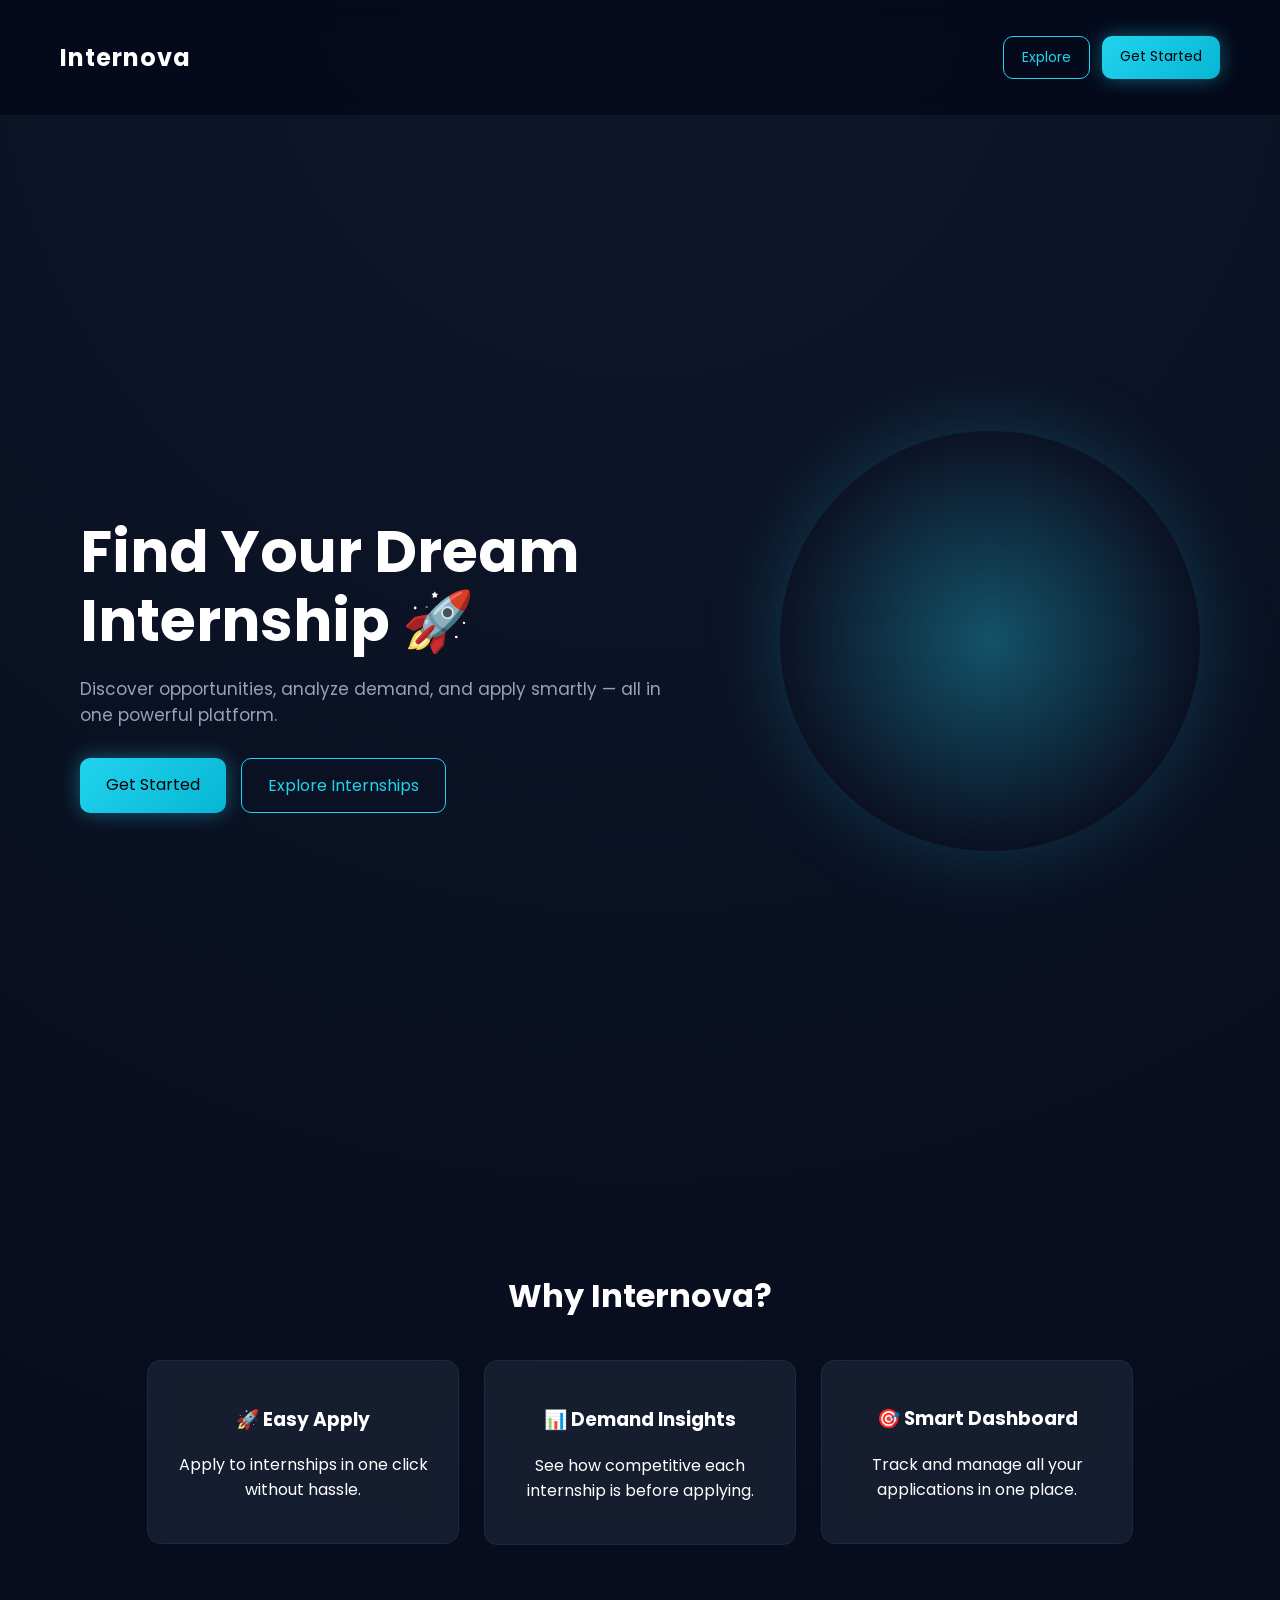
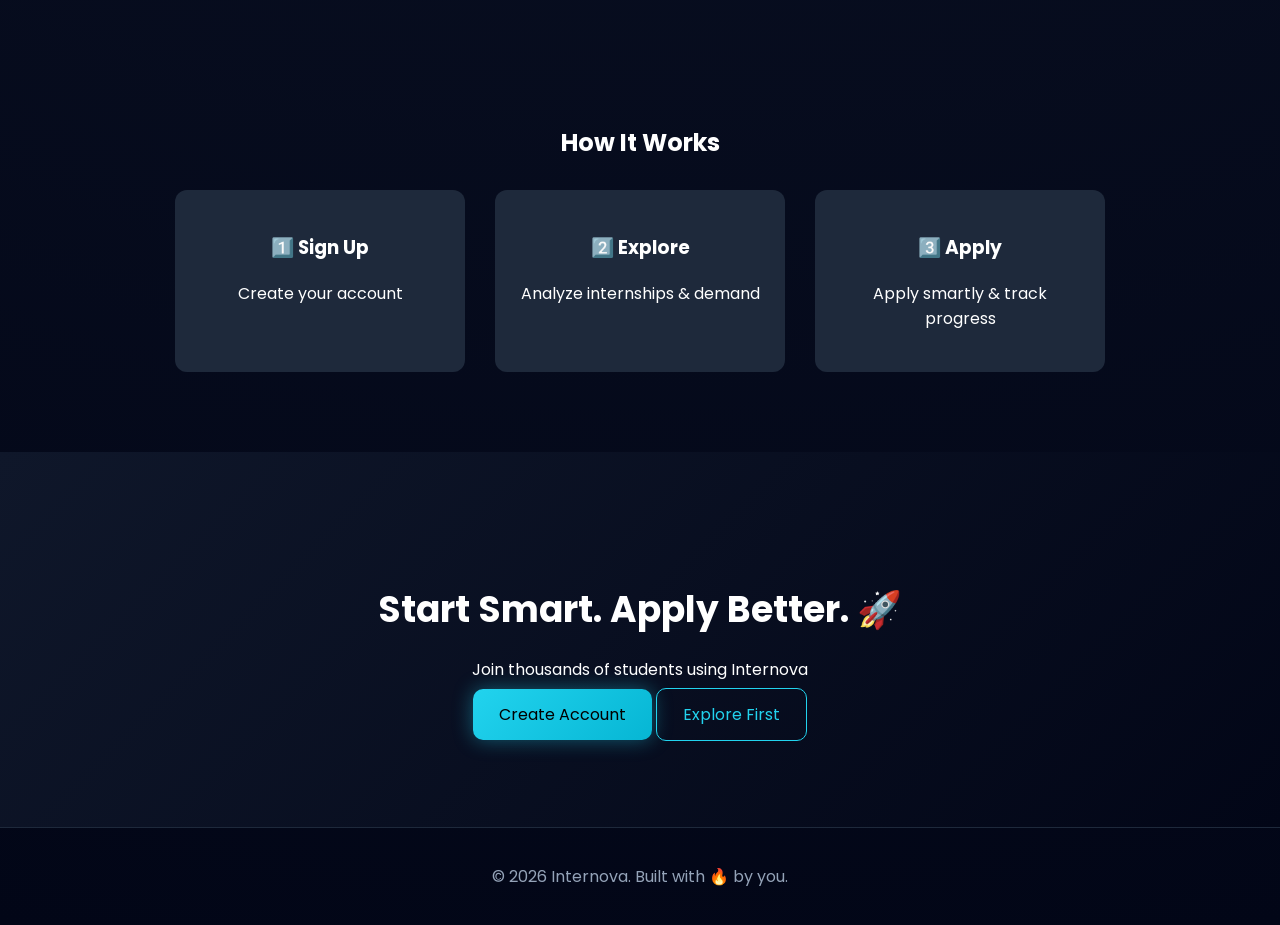
<file: html/index.html>
<!DOCTYPE html>
<html lang="en">

<head>
  <meta charset="UTF-8">
  <title>Internova</title>

  <link href="https://fonts.googleapis.com/css2?family=Poppins:wght@300;400;600;700&display=swap" rel="stylesheet">
  <link rel="stylesheet" href="/css/home.css">
</head>

<body>

  <!-- 🔥 NAVBAR -->
  <nav class="navbar">
    <h2 class="logo">Internova</h2>

    <div class="nav-buttons">
      <a href="/Html/explore.html" class="btn secondary">Explore</a>
      <a href="/Html/auth.html" class="btn primary">Get Started</a>
    </div>
  </nav>

  <!-- 🔥 HERO -->
  <section class="hero">
    <div class="hero-text">
      <h1>Find Your Dream Internship 🚀</h1>
      <p>
        Discover opportunities, analyze demand, and apply smartly —
        all in one powerful platform.
      </p>

      <div class="hero-buttons">
        <a href="/Html/auth.html" class="btn primary big">Get Started</a>
        <a href="/Html/explore.html" class="btn secondary big">Explore Internships</a>
      </div>
    </div>

    <div class="hero-img"></div>
  </section>

  <!-- 🔥 FEATURES -->
  <section class="features">

    <h2>Why Internova?</h2>

    <div class="feature-cards">

      <div class="feature">
        <h3>🚀 Easy Apply</h3>
        <p>Apply to internships in one click without hassle.</p>
      </div>

      <div class="feature">
        <h3>📊 Demand Insights</h3>
        <p>See how competitive each internship is before applying.</p>
      </div>

      <div class="feature">
        <h3>🎯 Smart Dashboard</h3>
        <p>Track and manage all your applications in one place.</p>
      </div>

    </div>
  </section>

  <!-- 🔥 HOW IT WORKS -->
  <section class="steps">

    <h2>How It Works</h2>

    <div class="step-container">
      <div class="step">
        <h3>1️⃣ Sign Up</h3>
        <p>Create your account</p>
      </div>

      <div class="step">
        <h3>2️⃣ Explore</h3>
        <p>Analyze internships & demand</p>
      </div>

      <div class="step">
        <h3>3️⃣ Apply</h3>
        <p>Apply smartly & track progress</p>
      </div>
    </div>

  </section>

  <!-- 🔥 CTA -->
  <section class="cta">
    <h2>Start Smart. Apply Better. 🚀</h2>
    <p>Join thousands of students using Internova</p>

    <div style="margin-top:20px;">
      <a href="/Html/auth.html" class="btn primary big">Create Account</a>
      <a href="/Html/explore.html" class="btn secondary big">Explore First</a>
    </div>
  </section>

  <!-- 🔥 FOOTER -->
  <footer class="footer">
    <p>© 2026 Internova. Built with 🔥 by you.</p>
  </footer>

</body>

</html>
</file>
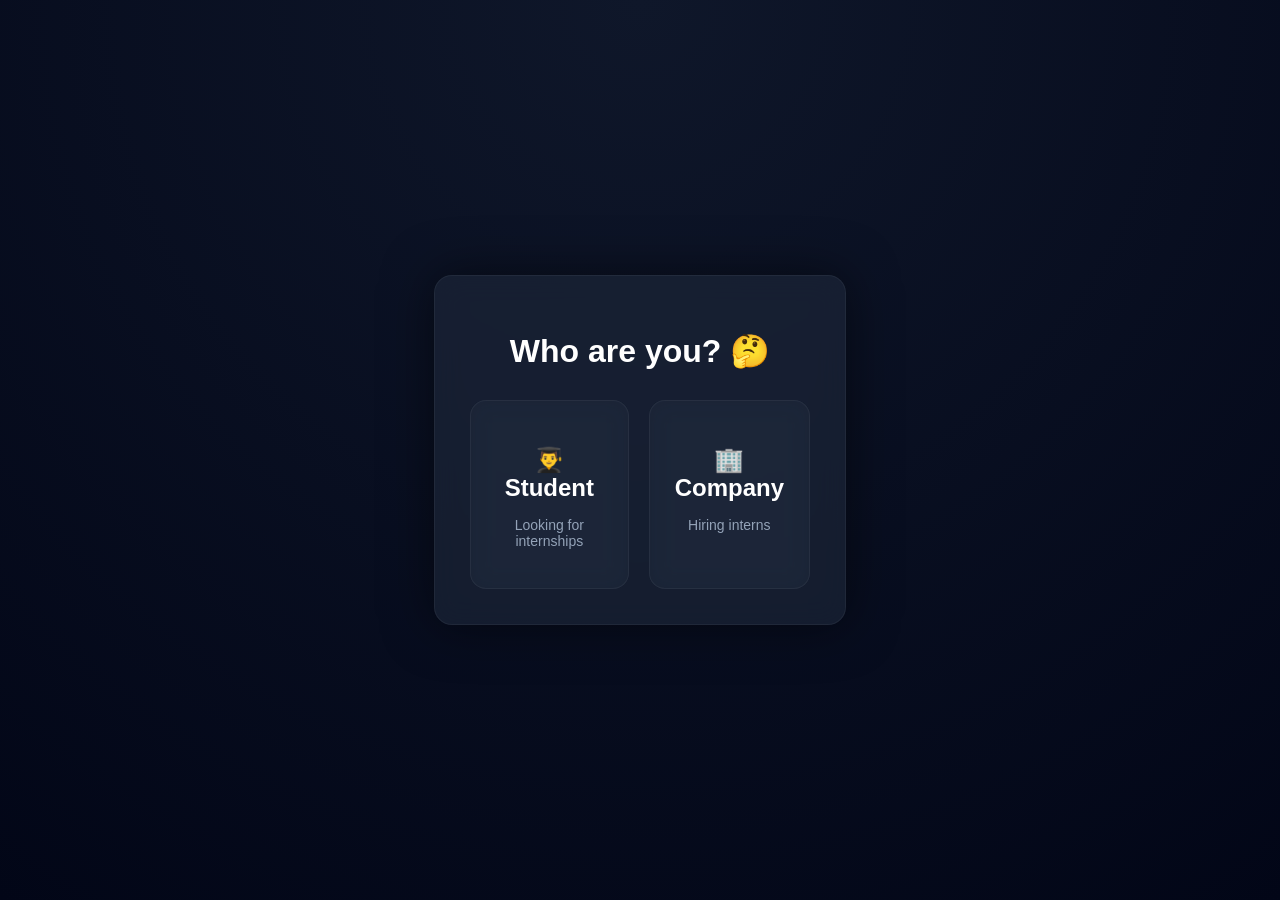
<file: html/auth.html>
<!DOCTYPE html>
<html lang="en">
<head>
  <title>Choose Role</title>
  <link rel="stylesheet" href="/css/auth.css">
</head>

<body>

<div class="container">

  <h1>Who are you? 🤔</h1>

  <div class="options">
    <div class="card" onclick="goStudent()">
      <h2>👨‍🎓 Student</h2>
      <p>Looking for internships</p>
    </div>

    <div class="card" onclick="goCompany()">
      <h2>🏢 Company</h2>
      <p>Hiring interns</p>
    </div>
  </div>

</div>

<script>
function goStudent() {
  window.location.href = "/Html/student-auth.html";
}

function goCompany() {
  window.location.href = "/Html/company-auth.html";
}
</script>

</body>
</html>
</file>
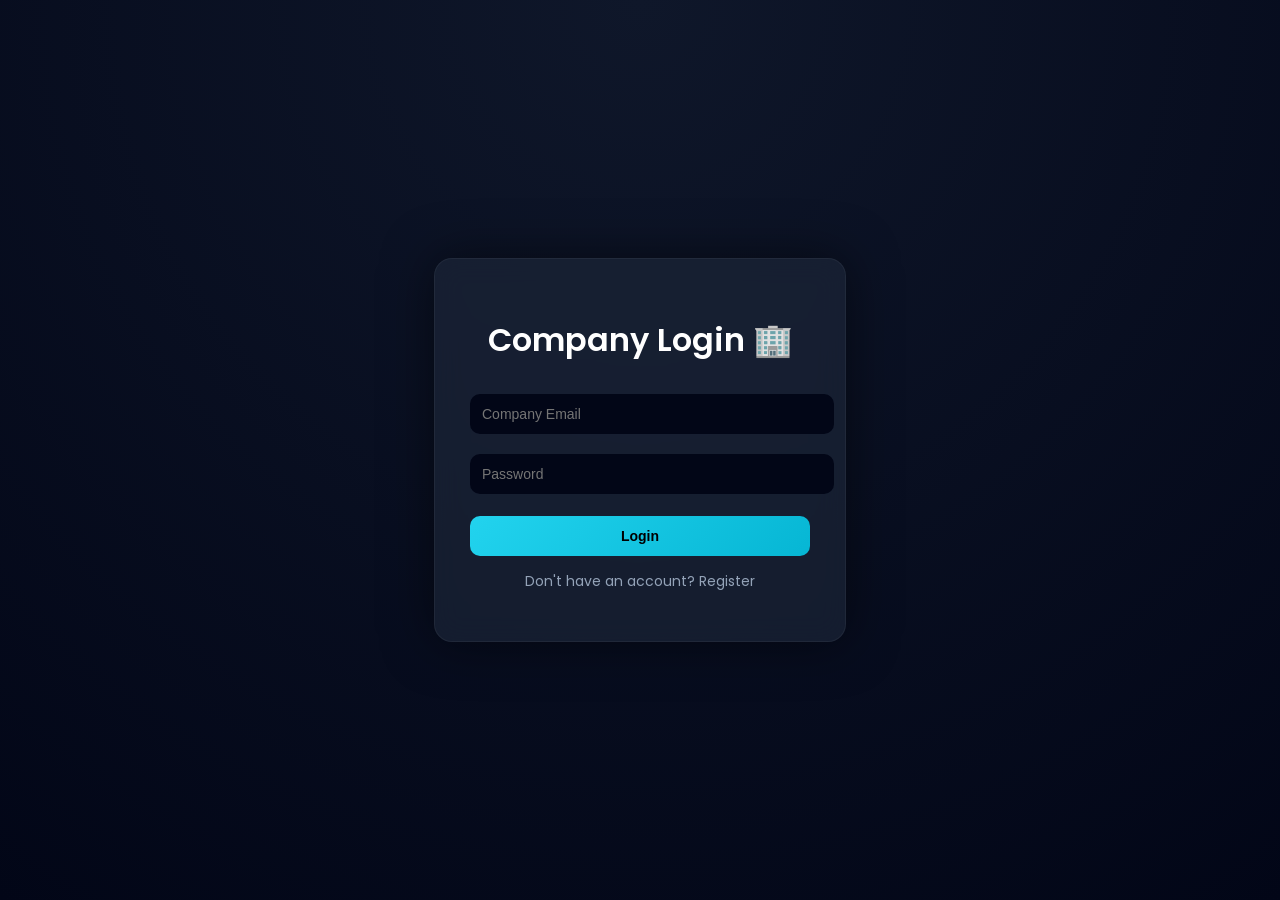
<file: html/company-auth.html>
<!DOCTYPE html>
<html lang="en">
<head>
  <title>Company Auth</title>

  <link href="https://fonts.googleapis.com/css2?family=Poppins:wght@300;400;600&display=swap" rel="stylesheet">
  <link rel="stylesheet" href="/css/auth.css">
</head>

<body>

<div class="container">

  <h1 id="title">Company Login 🏢</h1>

  <input type="email" id="email" placeholder="Company Email">
  <input type="password" id="password" placeholder="Password">

  <button onclick="handleAuth()" id="mainBtn">Login</button>

  <p id="switchText" onclick="toggleMode()">
    Don't have an account? Register
  </p>

</div>

<script src="/js/company-auth.js"></script>

</body>
</html>
</file>
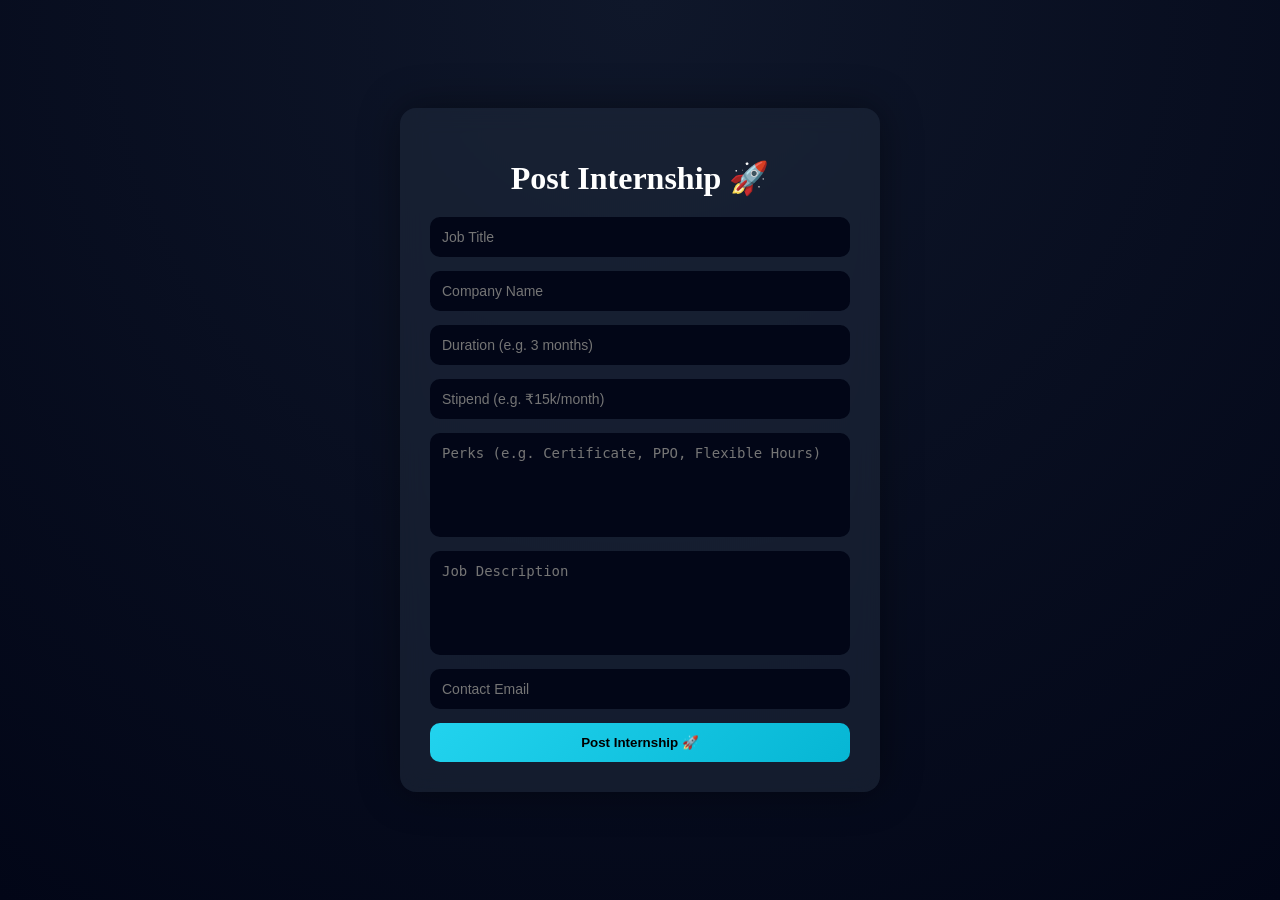
<file: html/company-post.html>
<!DOCTYPE html>
<html lang="en">
<head>
  <title>Post Internship</title>
  <link rel="stylesheet" href="/css/company-post.css">
</head>

<body>

<div class="container">

  <h1>Post Internship 🚀</h1>

  <form id="jobForm">

    <input type="text" id="title" placeholder="Job Title" required>

    <input type="text" id="company" placeholder="Company Name" required>

    <input type="text" id="duration" placeholder="Duration (e.g. 3 months)" required>

    <input type="text" id="stipend" placeholder="Stipend (e.g. ₹15k/month)" required>

    <textarea id="perks" placeholder="Perks (e.g. Certificate, PPO, Flexible Hours)" required></textarea>

    <textarea id="description" placeholder="Job Description" required></textarea>

    <input type="email" id="contact" placeholder="Contact Email" required>

    <button type="submit">Post Internship 🚀</button>

  </form>

</div>

<script src="/js/company-post.js"></script>

</body>
</html>
</file>
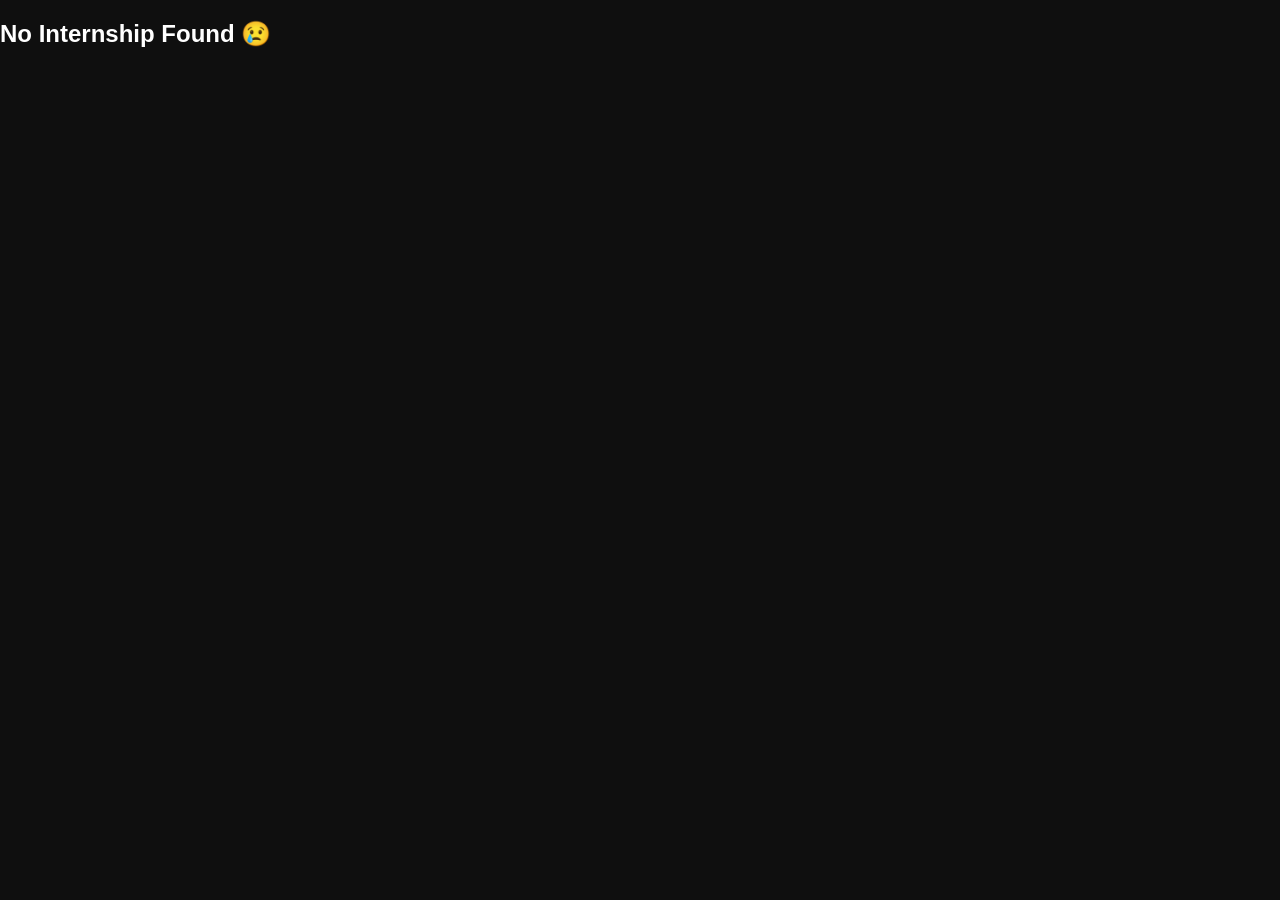
<file: html/internship-detail.html>
<!DOCTYPE html>
<html lang="en">
<head>
    <meta charset="UTF-8">
    <meta name="viewport" content="width=device-width, initial-scale=1.0">
    <title>Internship Details | Internova</title>

    <link rel="stylesheet" href="/css/internship-detail.css">
</head>
<body>

    <!-- 🔥 NAVBAR -->
    <nav class="navbar">
        <div class="logo">Internova</div>
        <div class="nav-links">
            <a href="/Html/student.html">Dashboard</a>
            <a href="/Html/explore.html">Explore</a>
        </div>
    </nav>


    <!-- 🚀 MAIN CONTAINER -->
    <div class="container">

        <!-- LEFT SIDE (DETAILS) -->
        <div class="details-section">

            <div class="header">
                <h1 id="title">Internship Title</h1>
                <p id="company">Company Name</p>
            </div>

            <div class="meta">
                <span id="location">📍 Location</span>
                <span id="stipend">💰 Stipend</span>
                <span id="duration">⏳ Duration</span>
            </div>

            <div class="section">
                <h2>About the Internship</h2>
                <p id="description">
                    Internship description will appear here...
                </p>
            </div>

            <div class="section">
                <h2>Responsibilities</h2>
                <ul id="responsibilities">
                    <li>Loading...</li>
                </ul>
            </div>

            <div class="section">
                <h2>Requirements</h2>
                <ul id="requirements">
                    <li>Loading...</li>
                </ul>
            </div>

        </div>


        <!-- RIGHT SIDE (APPLY BOX) -->
        <div class="apply-section">

            <div class="apply-card">
                <h2>Apply Now</h2>

                <p><strong>Start Date:</strong> <span id="startDate"></span></p>
                <p><strong>Apply By:</strong> <span id="deadline"></span></p>

                <button id="applyBtn">Apply 🚀</button>

                <p class="note">*Make sure your profile is updated before applying.</p>
            </div>

        </div>

    </div>


    <!-- 🔥 TOAST -->
    <div id="toast" class="toast hidden"></div>


    <!-- JS -->
    <script src="/js/internship-detail.js"></script>

</body>
</html>
</file>
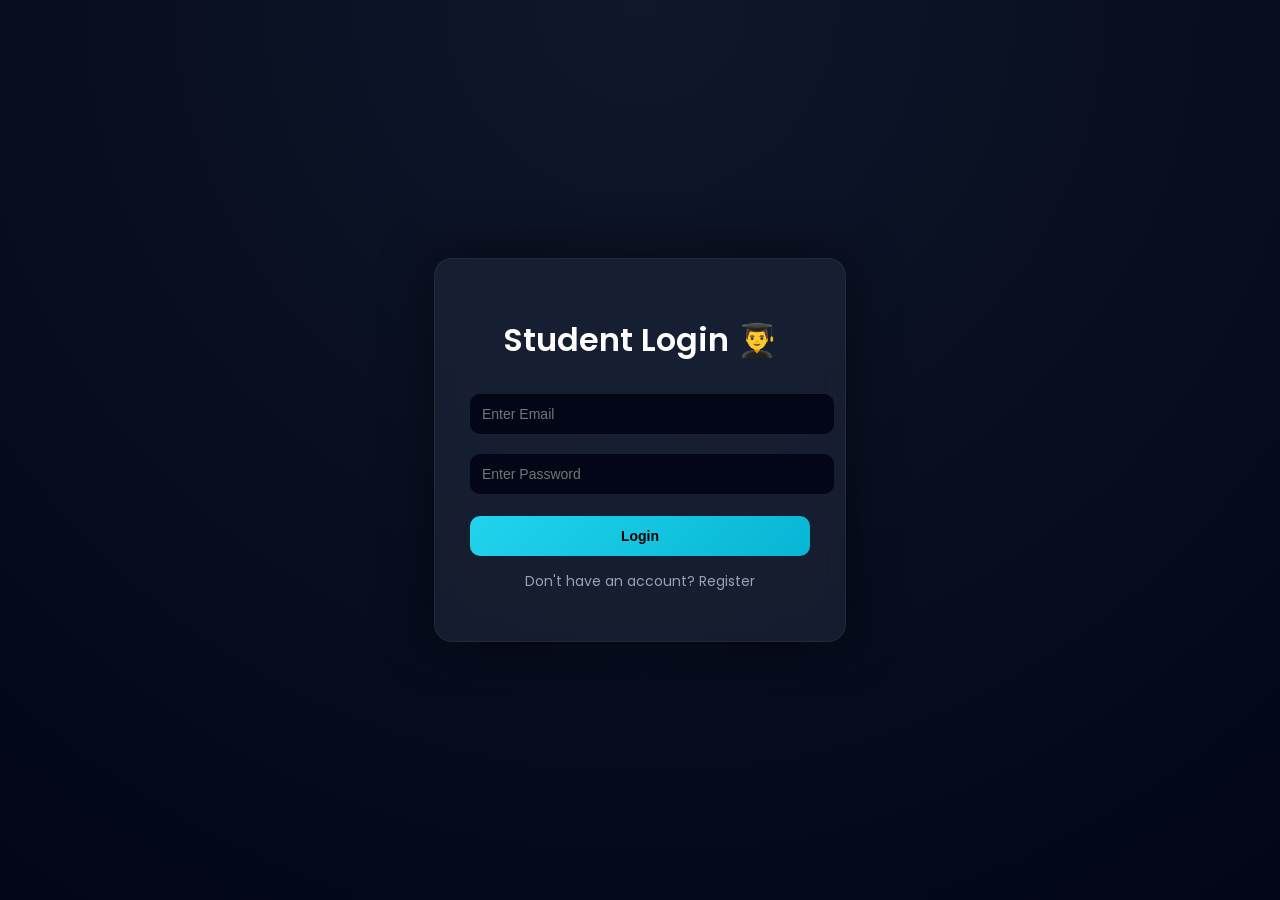
<file: html/student-auth.html>
<!DOCTYPE html>
<html lang="en">
<head>
  <title>Student Auth</title>

  <link href="https://fonts.googleapis.com/css2?family=Poppins:wght@300;400;600&display=swap" rel="stylesheet">
  <link rel="stylesheet" href="/css/auth.css">
</head>

<body>

<div class="container">

  <h1 id="title">Student Login 👨‍🎓</h1>

  <input type="email" id="email" placeholder="Enter Email">
  <input type="password" id="password" placeholder="Enter Password">

  <button onclick="handleAuth()" id="mainBtn">Login</button>

  <p id="switchText" onclick="toggleMode()">
    Don't have an account? Register
  </p>

</div>

<script src="/js/student-auth.js"></script>

</body>
</html>
</file>
<file: css/home.css>
/* ================= BASE ================= */
body {
  margin: 0;
  font-family: 'Poppins', sans-serif;
  background: radial-gradient(circle at top, #0f172a, #020617);
  color: white;
  scroll-behavior: smooth;
}

/* ================= NAVBAR ================= */
.navbar {
  display: flex;
  justify-content: space-between;
  align-items: center;
  padding: 20px 60px;

  background: rgba(2, 6, 23, 0.7);
  backdrop-filter: blur(12px);

  border-bottom: 1px solid rgba(255,255,255,0.05);
}

.logo {
  font-size: 24px;
  font-weight: 700;
  letter-spacing: 1px;
}

/* ================= BUTTONS ================= */
.hero-buttons {
  display: flex;
  gap: 15px;
  margin-top: 20px;
}

.nav-buttons {
  display: flex;
  gap: 12px;
}

.btn {
  padding: 10px 18px;
  border-radius: 10px;
  text-decoration: none;
  font-size: 14px;
  transition: all 0.3s ease;
  position: relative;
  overflow: hidden;
}

.primary {
  background: linear-gradient(135deg, #22d3ee, #06b6d4);
  color: black;
  box-shadow: 0 0 20px rgba(34, 211, 238, 0.4);
}

.secondary {
  border: 1px solid #22d3ee;
  color: #22d3ee;
}

/* glow hover */
.primary:hover {
  box-shadow: 0 0 35px rgba(34, 211, 238, 0.8);
}

.btn:hover {
  transform: translateY(-2px) scale(1.06);
}

/* ================= HERO ================= */
.hero {
  display: flex;
  justify-content: space-between;
  align-items: center;
  padding: 120px 80px;
  min-height: 90vh;
}

.hero-text {
  max-width: 600px;
  animation: fadeUp 1s ease;
}

.hero-text h1 {
  font-size: 58px;
  line-height: 1.2;
  margin-bottom: 20px;
}

.hero-text p {
  color: #94a3b8;
  margin-bottom: 30px;
  font-size: 17px;
}

.big {
  font-size: 16px;
  padding: 14px 26px;
}

/* 🔥 GLOW ORB */
.hero-img {
  width: 420px;
  height: 420px;
  border-radius: 50%;
  background: radial-gradient(circle, #22d3ee55, transparent 70%);
  animation: float 4s ease-in-out infinite;
  box-shadow: 0 0 80px rgba(34, 211, 238, 0.2);
}

/* ================= FEATURES ================= */
.features {
  padding: 80px 60px;
  text-align: center;
}

.features h2 {
  margin-bottom: 40px;
  font-size: 32px;
}

.feature-cards {
  display: flex;
  justify-content: center;
  gap: 25px;
  flex-wrap: wrap;
}

.feature {
  background: rgba(30, 41, 59, 0.6);
  backdrop-filter: blur(10px);
  padding: 25px;
  width: 260px;
  border-radius: 14px;
  transition: 0.3s;
  border: 1px solid rgba(255,255,255,0.05);
}

.feature:hover {
  transform: translateY(-10px) scale(1.05);
  border-color: #22d3ee;
  box-shadow: 0 0 30px rgba(34, 211, 238, 0.3);
}

/* ================= STEPS ================= */
.steps {
  padding: 80px 60px;
  text-align: center;
}

.step-container {
  display: flex;
  justify-content: center;
  gap: 30px;
  margin-top: 30px;
  flex-wrap: wrap;
}

.step {
  background: #1e293b;
  padding: 25px;
  width: 240px;
  border-radius: 12px;
  transition: 0.3s;
}

.step:hover {
  transform: scale(1.05);
}

/* ================= CTA ================= */
.cta {
  text-align: center;
  padding: 100px 20px;
  background: linear-gradient(135deg, #0f172a, #020617);
}

.cta h2 {
  font-size: 36px;
  margin-bottom: 20px;
}

/* ================= FOOTER ================= */
.footer {
  text-align: center;
  padding: 20px;
  color: #94a3b8;
  border-top: 1px solid #1e293b;
}

/* ================= ANIMATIONS ================= */
@keyframes fadeUp {
  from {
    opacity: 0;
    transform: translateY(40px);
  }
  to {
    opacity: 1;
    transform: translateY(0);
  }
}

@keyframes float {
  0% { transform: translateY(0px); }
  50% { transform: translateY(-20px); }
  100% { transform: translateY(0px); }
}

/* ================= RESPONSIVE ================= */
@media (max-width: 768px) {

  .hero {
    flex-direction: column;
    text-align: center;
    padding: 60px 20px;
  }

  .hero-img {
    margin-top: 40px;
    width: 260px;
    height: 260px;
  }

  .hero-text h1 {
    font-size: 36px;
  }

  .feature-cards,
  .step-container {
    flex-direction: column;
    align-items: center;
  }
}
</file>
<file: css/auth.css>
/* ================= BASE ================= */
body {
  margin: 0;
  font-family: 'Poppins', sans-serif;
  background: radial-gradient(circle at top, #0f172a, #020617);
  color: white;

  display: flex;
  justify-content: center;
  align-items: center;
  height: 100vh;
}

/* ================= CONTAINER ================= */
.container {
  width: 340px;
  padding: 35px;
  border-radius: 18px;
  text-align: center;

  background: rgba(30, 41, 59, 0.6);
  backdrop-filter: blur(14px);

  border: 1px solid rgba(255, 255, 255, 0.05);
  box-shadow: 0 0 50px rgba(0, 0, 0, 0.5);

  animation: fadeUp 0.6s ease;
}

/* ================= TITLE ================= */
h1 {
  margin-bottom: 20px;
  font-weight: 600;
}

/* ================= INPUT ================= */
input {
  width: 100%;
  margin: 10px 0;
  padding: 12px;
  border-radius: 10px;
  border: none;
  outline: none;

  background: #020617;
  color: white;
  font-size: 14px;

  transition: 0.3s;
}

input:focus {
  border: 1px solid #22d3ee;
}

/* ================= BUTTON ================= */
button {
  width: 100%;
  padding: 12px;
  margin-top: 12px;

  border-radius: 10px;
  border: none;

  background: linear-gradient(135deg, #22d3ee, #06b6d4);
  color: black;
  font-weight: 600;
  font-size: 14px;

  cursor: pointer;
  transition: 0.3s;
}

button:hover {
  transform: scale(1.05);
  box-shadow: 0 0 25px rgba(34, 211, 238, 0.6);
}

/* ================= SWITCH TEXT ================= */
p {
  margin-top: 15px;
  font-size: 14px;
  color: #94a3b8;
  cursor: pointer;
  transition: 0.3s;
}

p:hover {
  color: #22d3ee;
}

/* ================= ROLE PAGE (auth.html) ================= */
.options {
  display: flex;
  gap: 20px;
  margin-top: 30px;
  justify-content: center;
}

.card {
  width: 200px;
  padding: 25px;
  border-radius: 16px;
  background: rgba(30, 41, 59, 0.6);
  backdrop-filter: blur(12px);

  cursor: pointer;
  transition: 0.3s;

  border: 1px solid rgba(255,255,255,0.05);
}

.card:hover {
  transform: translateY(-8px) scale(1.05);
  border-color: #22d3ee;
  box-shadow: 0 0 30px rgba(34, 211, 238, 0.3);
}

.card h2 {
  margin-bottom: 10px;
}

/* ================= COMPANY MODE ================= */
body.company .container {
  border: 1px solid rgba(34, 211, 238, 0.3);
}

body.company button {
  background: linear-gradient(135deg, #38bdf8, #22d3ee);
}

/* ================= ANIMATION ================= */
@keyframes fadeUp {
  from {
    opacity: 0;
    transform: translateY(40px);
  }
  to {
    opacity: 1;
    transform: translateY(0);
  }
}

/* ================= RESPONSIVE ================= */
@media (max-width: 768px) {
  .container {
    width: 90%;
  }

  .options {
    flex-direction: column;
    align-items: center;
  }
}
</file>
<file: css/company-post.css>
body {
  margin: 0;
  font-family: Poppins;
  background: radial-gradient(circle at top, #0f172a, #020617);
  color: white;
  display: flex;
  justify-content: center;
  align-items: center;
  min-height: 100vh;
}

/* CONTAINER */
.container {
  width: 420px;
  background: rgba(30, 41, 59, 0.6);
  backdrop-filter: blur(12px);
  padding: 30px;
  border-radius: 16px;
  box-shadow: 0 0 40px rgba(0,0,0,0.4);
  animation: fadeUp 0.6s ease;
}

h1 {
  text-align: center;
  margin-bottom: 20px;
}

/* FORM */
form {
  display: flex;
  flex-direction: column;
  gap: 14px;
}

input, textarea {
  padding: 12px;
  border-radius: 10px;
  border: none;
  outline: none;
  font-size: 14px;
  background: #020617;
  color: white;
}

textarea {
  resize: none;
  height: 80px;
}

/* BUTTON */
button {
  padding: 12px;
  border: none;
  border-radius: 10px;
  background: linear-gradient(135deg, #22d3ee, #06b6d4);
  color: black;
  font-weight: 600;
  cursor: pointer;
  transition: 0.3s;
}

button:hover {
  transform: scale(1.05);
  box-shadow: 0 0 20px rgba(34, 211, 238, 0.6);
}

/* ANIMATION */
@keyframes fadeUp {
  from {
    opacity: 0;
    transform: translateY(40px);
  }
  to {
    opacity: 1;
    transform: translateY(0);
  }
}
</file>
<file: css/internship-detail.css>
/* ===== GLOBAL ===== */
body {
    margin: 0;
    font-family: "Poppins", sans-serif;
    background: #0f0f0f;
    color: #fff;
}

/* ===== NAVBAR ===== */
.navbar {
    display: flex;
    justify-content: space-between;
    padding: 15px 30px;
    background: #1a1a1a;
    border-bottom: 1px solid #333;
}

.logo {
    font-size: 20px;
    font-weight: bold;
    color: #ff7a18;
}

.nav-links a {
    margin-left: 20px;
    text-decoration: none;
    color: #ccc;
    transition: 0.3s;
}

.nav-links a:hover {
    color: #fff;
}

/* ===== MAIN LAYOUT ===== */
.container {
    display: flex;
    gap: 30px;
    padding: 30px;
}

/* ===== LEFT DETAILS ===== */
.details-section {
    flex: 2;
}

/* Header */
.header h1 {
    font-size: 32px;
    margin-bottom: 5px;
}

.header p {
    color: #aaa;
}

/* Meta */
.meta {
    display: flex;
    gap: 20px;
    margin: 15px 0;
    color: #ddd;
}

/* Sections */
.section {
    margin-top: 25px;
}

.section h2 {
    margin-bottom: 10px;
    border-left: 4px solid #ff7a18;
    padding-left: 10px;
}

.section p {
    color: #ccc;
    line-height: 1.6;
}

.section ul {
    padding-left: 20px;
}

.section li {
    margin-bottom: 8px;
    color: #bbb;
}

/* ===== RIGHT APPLY CARD ===== */
.apply-section {
    flex: 1;
}

.apply-card {
    background: #1a1a1a;
    padding: 20px;
    border-radius: 12px;
    border: 1px solid #333;
    position: sticky;
    top: 20px;
}

.apply-card h2 {
    margin-bottom: 15px;
}

.apply-card p {
    color: #ccc;
    margin: 8px 0;
}

/* ===== BUTTON ===== */
#applyBtn {
    width: 100%;
    margin-top: 15px;
    padding: 12px;
    border: none;
    border-radius: 8px;
    background: linear-gradient(45deg, #ff7a18, #ffb347);
    color: black;
    font-weight: bold;
    cursor: pointer;
    transition: 0.3s;
}

#applyBtn:hover {
    transform: scale(1.05);
}

#applyBtn:disabled {
    background: #555;
    color: #ccc;
    cursor: not-allowed;
}

/* ===== NOTE ===== */
.note {
    font-size: 12px;
    margin-top: 10px;
    color: #888;
}

/* ===== TOAST ===== */
.toast {
    position: fixed;
    bottom: 30px;
    right: 30px;
    background: #00c853;
    color: white;
    padding: 12px 20px;
    border-radius: 8px;
    opacity: 0;
    transform: translateY(20px);
    transition: 0.4s;
}

.toast.show {
    opacity: 1;
    transform: translateY(0);
}

.toast.hidden {
    display: none;
}

/* ===== RESPONSIVE ===== */
@media (max-width: 900px) {
    .container {
        flex-direction: column;
    }

    .apply-card {
        position: static;
    }
}
</file>
